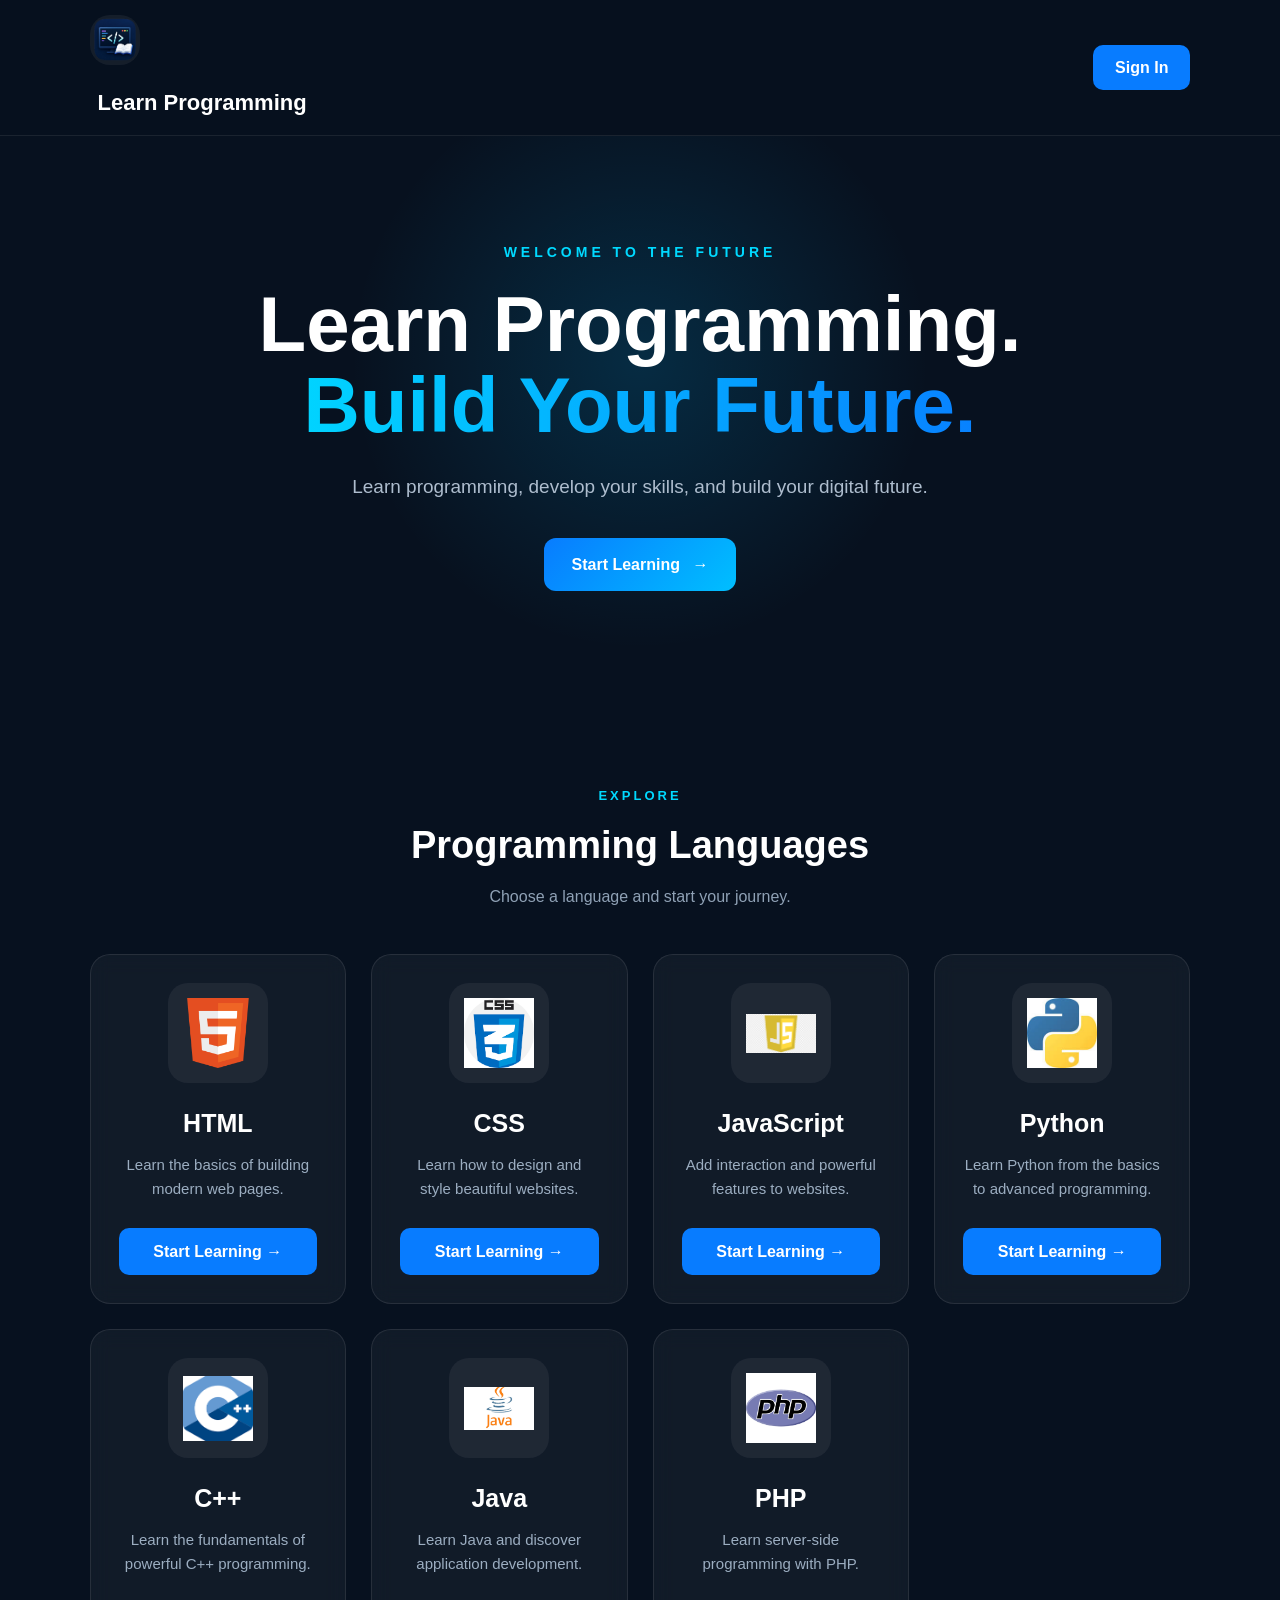
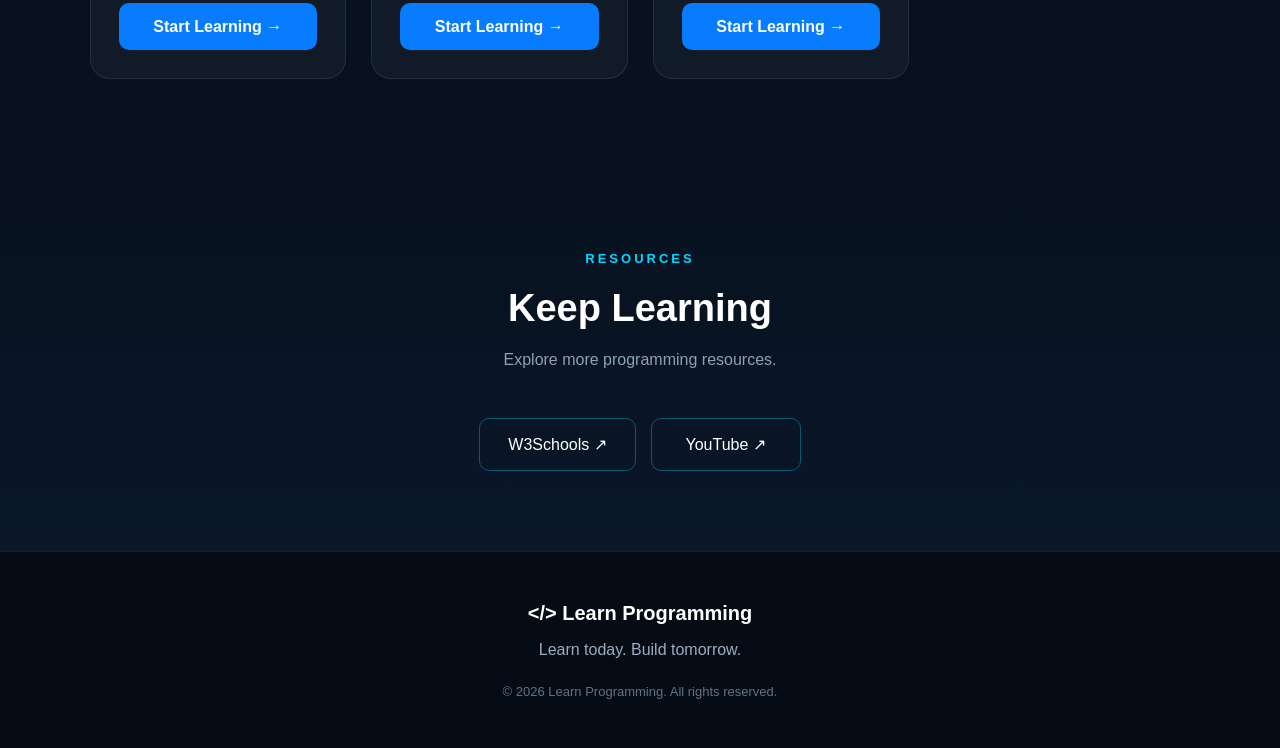
<file: index.html>
<!DOCTYPE html>
<html lang="en">

<head>
  <meta charset="UTF-8">
  <meta name="viewport" content="width=device-width, initial-scale=1.0">

   <meta name="description"
          content="Learn Programming with HTML, CSS, JavaScript, Python, C++, Java and PHP.">

    <meta name="keywords"
          content="Learn Programming, HTML, CSS, JavaScript, Python, C++, Java, PHP">
  <meta name="google-site-verification" content="xDJ9roG4lmxFUFlJrP5RBtyGGtlKzuwJ2uCrWPxGtag" />
  <link rel="stylesheet" href="style.css">
  <link rel="icon" type="image/png" href="icon.png">
  

  <title>Learn Programming</title>
</head>

<body>

  <!-- Navigation -->
  <header class="navbar">
    <div class="logo">
      <span><img src="icon.png" alt="logo" class="icon"></span>
      Learn Programming
    </div>

    <a href="sign-in.html" class="signin-btn">
      Sign In
    </a>
  </header>


  <!-- Hero Section -->
  <section class="hero">

    <div class="hero-content">
      <p class="small-title">WELCOME TO THE FUTURE</p>

      <h1>
        Learn Programming.
        <span>Build Your Future.</span>
      </h1>

      <p class="hero-description">
        Learn programming, develop your skills,
        and build your digital future.
      </p>

      <a href="#languages" class="start-btn">
        Start Learning
        <span>→</span>
      </a>
    </div>

  </section>


  <!-- Programming Languages -->
  <main id="languages">

    <div class="section-title">
      <p>EXPLORE</p>
      <h2>Programming Languages</h2>
      <span>Choose a language and start your journey.</span>
    </div>


    <section class="languages">

      <!-- HTML -->
      <article class="card">
        <div class="image-box">
          <img src="HTML5_Badge.svg.png" alt="HTML">
        </div>

        <h3>HTML</h3>

        <p>
          Learn the basics of building modern web pages.
        </p>

        <a href="html.html" class="learn-btn">
          Start Learning →
        </a>
      </article>


      <!-- CSS -->
      <article class="card">
        <div class="image-box">
          <img src="CSS.png" alt="CSS">
        </div>

        <h3>CSS</h3>

        <p>
          Learn how to design and style beautiful websites.
        </p>

        <a href="css.html" class="learn-btn">
          Start Learning →
        </a>
      </article>


      <!-- JavaScript -->
      <article class="card">
        <div class="image-box">
          <img src="js.png" alt="JavaScript">
        </div>

        <h3>JavaScript</h3>

        <p>
          Add interaction and powerful features to websites.
        </p>

        <a href="js.html" class="learn-btn">
          Start Learning →
        </a>
      </article>


      <!-- Python -->
      <article class="card">
        <div class="image-box">
          <img src="pyhton.jpg" alt="Python">
        </div>

        <h3>Python</h3>

        <p>
          Learn Python from the basics to advanced programming.
        </p>

        <a href="Python.html" class="learn-btn">
          Start Learning →
        </a>
      </article>


      <!-- C++ -->
      <article class="card">
        <div class="image-box">
          <img src="C++.png" alt="C++">
        </div>

        <h3>C++</h3>

        <p>
          Learn the fundamentals of powerful C++ programming.
        </p>

        <a href="c++.html" class="learn-btn">
          Start Learning →
        </a>
      </article>


      <!-- Java -->
      <article class="card">
        <div class="image-box">
          <img src="Java.png" alt="Java">
        </div>

        <h3>Java</h3>

        <p>
          Learn Java and discover application development.
        </p>

        <a href="java.html" class="learn-btn">
          Start Learning →
        </a>
      </article>


      <!-- PHP -->
      <article class="card">
        <div class="image-box">
          <img src="php.png" alt="PHP">
        </div>

        <h3>PHP</h3>

        <p>
          Learn server-side programming with PHP.
        </p>

        <a href="php.html" class="learn-btn">
          Start Learning →
        </a>
      </article>

    </section>

  </main>


  <!-- Learning Resources -->
  <section class="resources">

    <div class="section-title">
      <p>RESOURCES</p>
      <h2>Keep Learning</h2>
      <span>Explore more programming resources.</span>
    </div>

    <div class="resource-buttons">

      <a href="https://www.w3schools.com/" target="_blank" rel="noopener noreferrer" class="resource-btn">
        W3Schools ↗
      </a>

      <a href="https://www.youtube.com/" target="_blank" rel="noopener noreferrer" class="resource-btn">
        YouTube ↗
      </a>

    </div>

  </section>


  <!-- Footer -->
  <footer>

    <div class="footer-logo">
      &lt;/&gt; Learn Programming
    </div>

    <p>
      Learn today. Build tomorrow.
    </p>

    <span>
      © 2026 Learn Programming. All rights reserved.
    </span>

  </footer>


  <script src="script.js"></script>

</body>

</html>
</file>
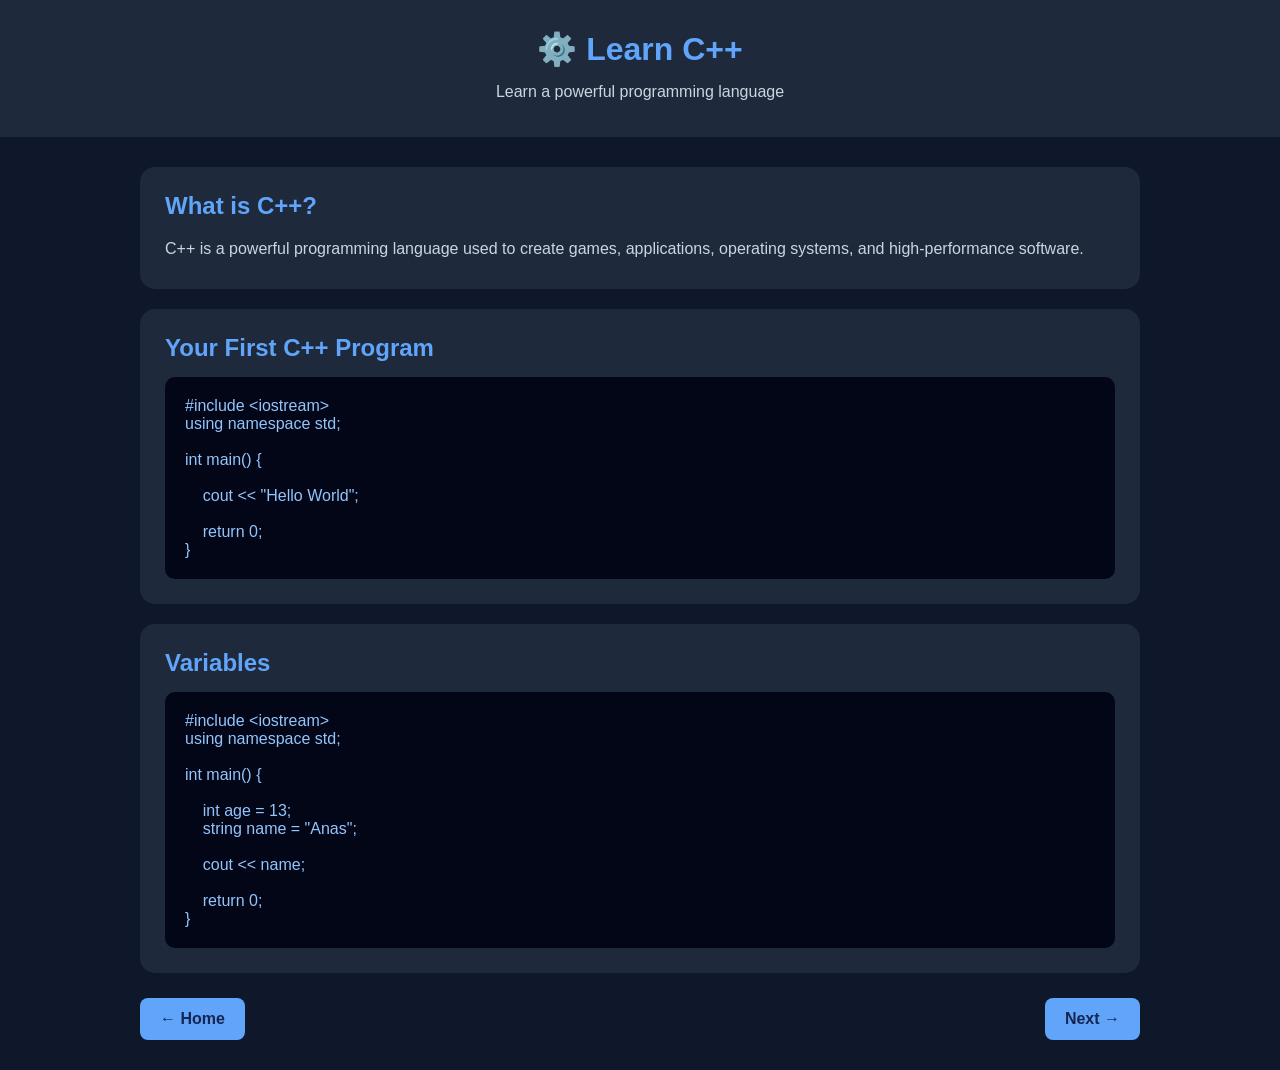
<file: c++.html>
<!DOCTYPE html>
<html lang="en">
<head>
<meta charset="UTF-8">
<meta name="viewport" content="width=device-width, initial-scale=1.0">
<title>Learn C++</title>

<style>
*{box-sizing:border-box;margin:0;padding:0;font-family:Arial,sans-serif}
body{background:#0f172a;color:white}
header{background:#1e293b;padding:30px;text-align:center}
header h1{color:#60a5fa;margin-bottom:10px}
header p{color:#cbd5e1}
.container{width:90%;max-width:1000px;margin:30px auto}
.card{background:#1e293b;padding:25px;border-radius:15px;margin-bottom:20px}
h2{color:#60a5fa;margin-bottom:15px}
p{color:#cbd5e1;line-height:1.8}
pre{background:#020617;padding:20px;border-radius:10px;direction:ltr;text-align:left;color:#93c5fd;overflow:auto;margin-top:15px}
.buttons{display:flex;justify-content:space-between;margin-top:25px}
a{background:#60a5fa;color:#172554;padding:12px 20px;border-radius:8px;text-decoration:none;font-weight:bold}
</style>
</head>

<body>

<header>
<h1>⚙️ Learn C++</h1>
<p>Learn a powerful programming language</p>
</header>

<div class="container">

<div class="card">
<h2>What is C++?</h2>
<p>
C++ is a powerful programming language used to create
games, applications, operating systems, and high-performance software.
</p>
</div>

<div class="card">
<h2>Your First C++ Program</h2>

<pre>
#include &lt;iostream&gt;
using namespace std;

int main() {

    cout &lt;&lt; "Hello World";

    return 0;
}
</pre>
</div>

<div class="card">
<h2>Variables</h2>

<pre>
#include &lt;iostream&gt;
using namespace std;

int main() {

    int age = 13;
    string name = "Anas";

    cout &lt;&lt; name;

    return 0;
}
</pre>
</div>

<div class="buttons">
<a href="index.html">← Home</a>
<a href="#">Next →</a>
</div>

</div>

</body>
</html>
</file>
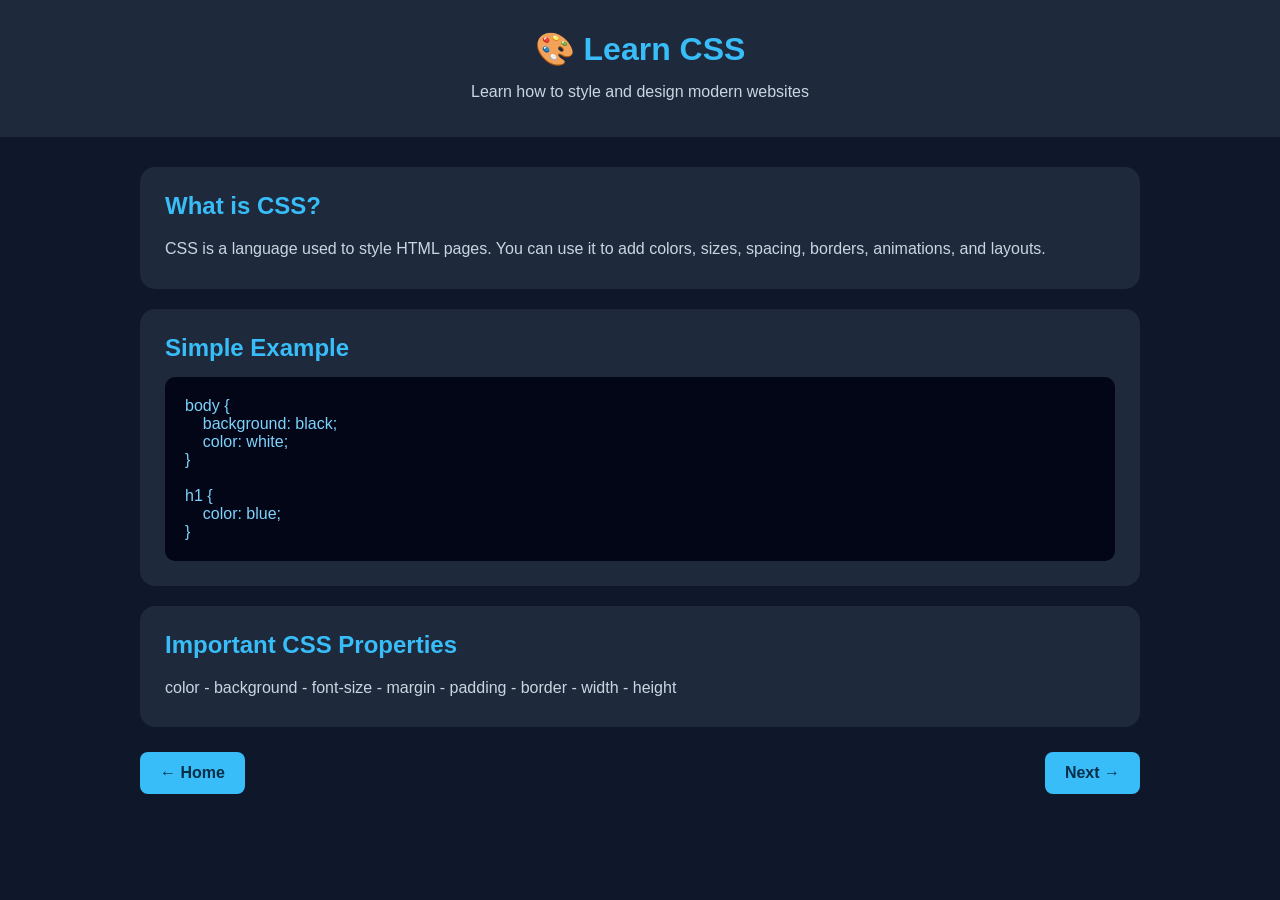
<file: css.html>
<!DOCTYPE html>
<html lang="en">
<head>
<meta charset="UTF-8">
<meta name="viewport" content="width=device-width, initial-scale=1.0">
<title>Learn CSS</title>

<style>
*{
    box-sizing:border-box;
    margin:0;
    padding:0;
    font-family:Arial,sans-serif;
}

body{
    background:#0f172a;
    color:white;
}

header{
    background:#1e293b;
    padding:30px;
    text-align:center;
}

header h1{
    color:#38bdf8;
    margin-bottom:10px;
}

header p{
    color:#cbd5e1;
}

.container{
    width:90%;
    max-width:1000px;
    margin:30px auto;
}

.card{
    background:#1e293b;
    padding:25px;
    border-radius:15px;
    margin-bottom:20px;
}

h2{
    color:#38bdf8;
    margin-bottom:15px;
}

p{
    color:#cbd5e1;
    line-height:1.8;
}

pre{
    background:#020617;
    padding:20px;
    border-radius:10px;
    direction:ltr;
    text-align:left;
    overflow:auto;
    color:#7dd3fc;
    margin-top:15px;
}

.buttons{
    display:flex;
    justify-content:space-between;
    margin-top:25px;
}

a{
    background:#38bdf8;
    color:#082f49;
    padding:12px 20px;
    border-radius:8px;
    text-decoration:none;
    font-weight:bold;
}
</style>
</head>

<body>

<header>
    <h1>🎨 Learn CSS</h1>
    <p>Learn how to style and design modern websites</p>
</header>

<div class="container">

    <div class="card">
        <h2>What is CSS?</h2>
        <p>
            CSS is a language used to style HTML pages.
            You can use it to add colors, sizes, spacing,
            borders, animations, and layouts.
        </p>
    </div>

    <div class="card">
        <h2>Simple Example</h2>

<pre>
body {
    background: black;
    color: white;
}

h1 {
    color: blue;
}
</pre>
    </div>

    <div class="card">
        <h2>Important CSS Properties</h2>

        <p>
            color - background - font-size - margin -
            padding - border - width - height
        </p>
    </div>

    <div class="buttons">
        <a href="index.html">← Home</a>
        <a href="#">Next →</a>
    </div>

</div>

</body>
</html>
</file>
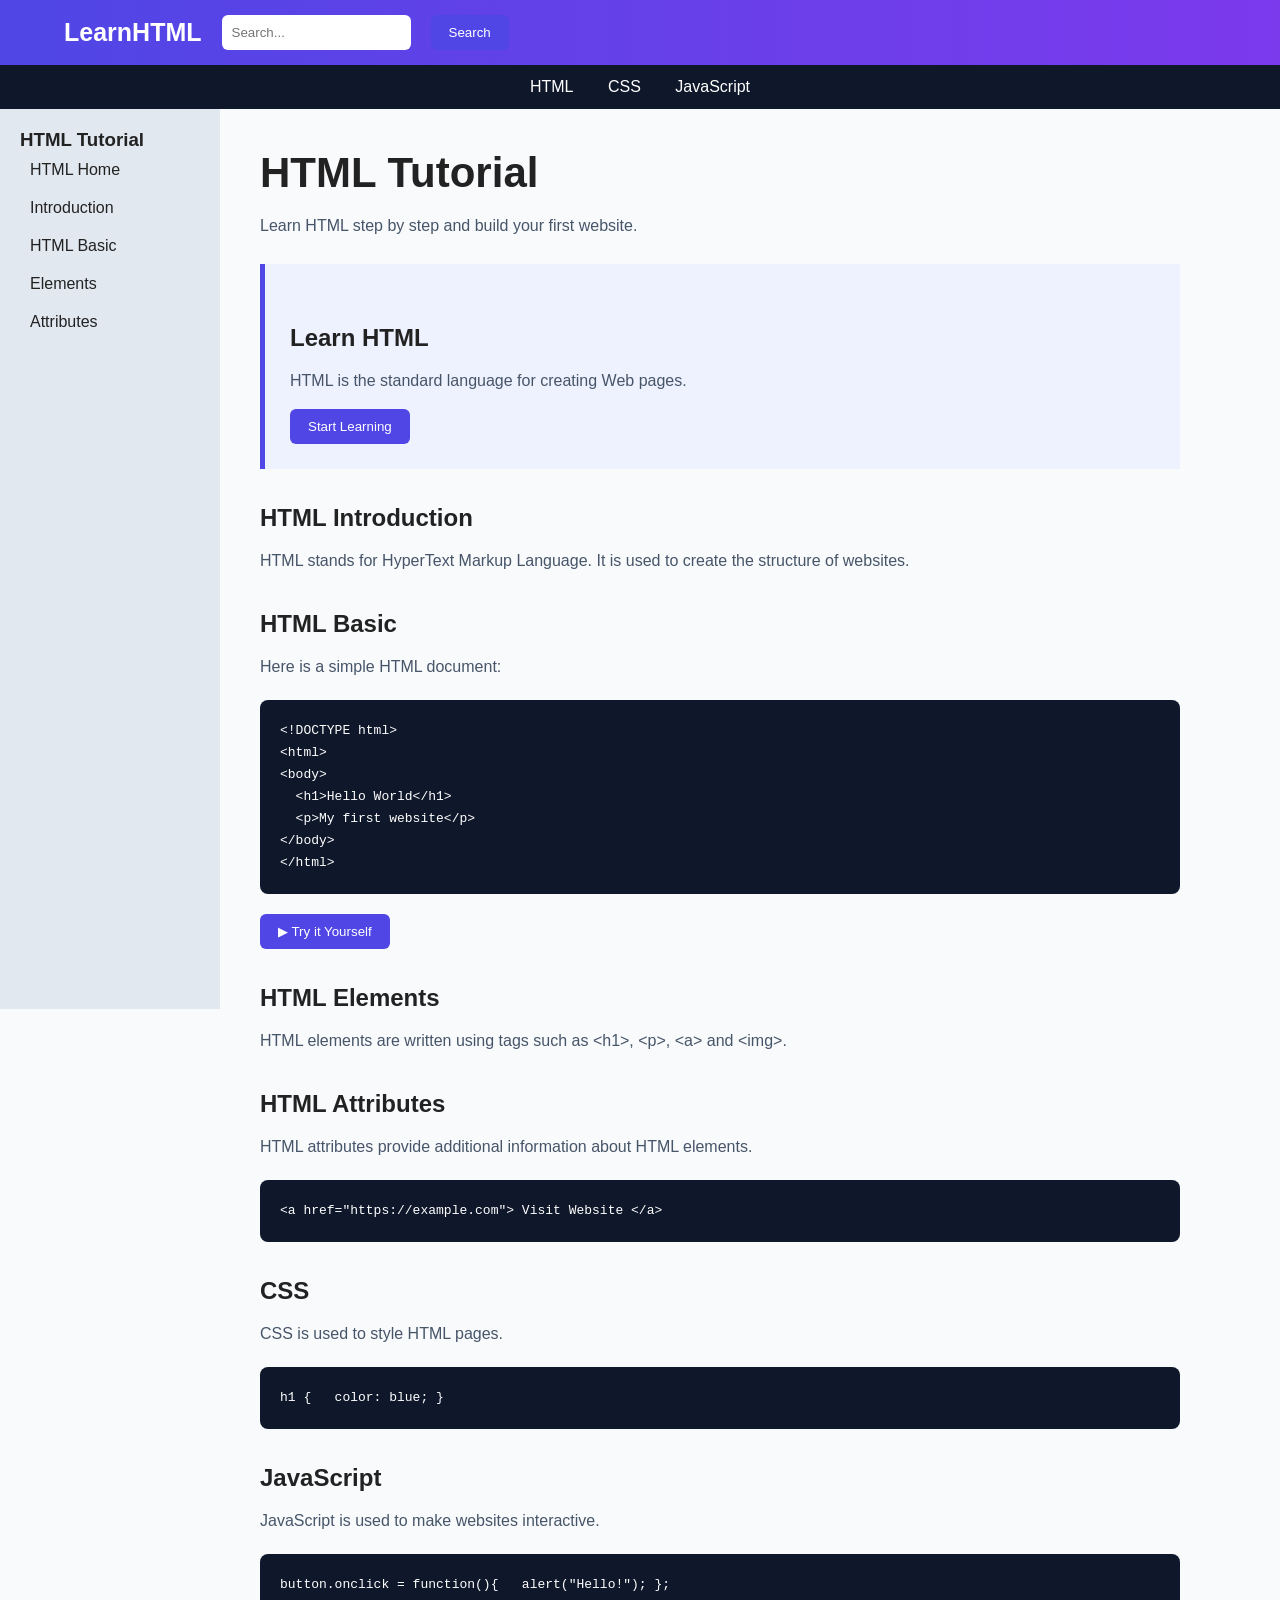
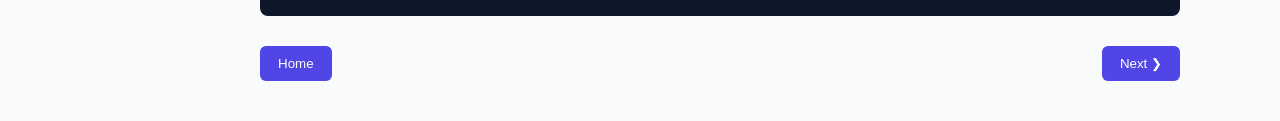
<file: html.html>
<!DOCTYPE html>
<html lang="en">
<head>
<meta charset="UTF-8">
<meta name="viewport" content="width=device-width,initial-scale=1">
<title>LearnHTML</title>

<style>
*{box-sizing:border-box;margin:0}
html{scroll-behavior:smooth}
body{font-family:Arial;background:#f8fafc;color:#222}

header{
background:linear-gradient(90deg,#4f46e5,#7c3aed);
color:white;padding:15px 5%;
display:flex;align-items:center;gap:20px
}

.logo{font-size:25px;font-weight:bold}

input{
padding:10px;
border:0;
border-radius:6px;
outline:0
}

button{
padding:10px 18px;
border:0;
border-radius:6px;
background:#4f46e5;
color:white;
cursor:pointer
}

button:hover{background:#4338ca}

nav{
background:#0f172a;
padding:13px;
text-align:center
}

nav a{
color:white;
text-decoration:none;
margin:15px
}

nav a:hover{color:#a78bfa}

aside{
position:fixed;
width:220px;
height:100%;
background:#e2e8f0;
padding:20px
}

aside a{
display:block;
padding:10px;
color:#222;
text-decoration:none;
border-radius:5px
}

aside a:hover{
background:#c7d2fe;
color:#4f46e5
}

main{
margin-left:220px;
padding:40px;
max-width:1000px
}

h1{
font-size:42px;
margin-bottom:15px
}

h2{
margin-top:35px;
margin-bottom:10px
}

p{
margin:15px 0;
line-height:1.7;
color:#475569
}

.box{
background:#eef2ff;
padding:25px;
margin:25px 0;
border-left:5px solid #4f46e5
}

code{
display:block;
background:#0f172a;
color:white;
padding:20px;
margin:20px 0;
line-height:1.7;
border-radius:8px
}

.buttons{
display:flex;
justify-content:space-between;
margin-top:30px
}

@media(max-width:700px){
aside{display:none}
main{margin:0;padding:25px}
header{flex-wrap:wrap}
}
</style>
</head>

<body>

<header>

<div class="logo">LearnHTML</div>

<input id="search" placeholder="Search...">

<button onclick="search()">Search</button>

</header>


<nav>

<a href="#home">HTML</a>
<a href="#css">CSS</a>
<a href="#javascript">JavaScript</a>

</nav>


<aside>

<h3>HTML Tutorial</h3>

<a href="#home">HTML Home</a>

<a href="#intro">Introduction</a>

<a href="#basic">HTML Basic</a>

<a href="#elements">Elements</a>

<a href="#attributes">Attributes</a>

</aside>


<main id="home">

<h1>HTML Tutorial</h1>

<p>
Learn HTML step by step and build your first website.
</p>


<div class="box">

<h2>Learn HTML</h2>

<p>
HTML is the standard language for creating Web pages.
</p>

<a href="#basic">
<button>Start Learning</button>
</a>

</div>


<h2 id="intro">HTML Introduction</h2>

<p>
HTML stands for HyperText Markup Language.
It is used to create the structure of websites.
</p>


<h2 id="basic">HTML Basic</h2>

<p>
Here is a simple HTML document:
</p>

<code>
&lt;!DOCTYPE html&gt;<br>
&lt;html&gt;<br>
&lt;body&gt;<br>
&nbsp;&nbsp;&lt;h1&gt;Hello World&lt;/h1&gt;<br>
&nbsp;&nbsp;&lt;p&gt;My first website&lt;/p&gt;<br>
&lt;/body&gt;<br>
&lt;/html&gt;
</code>


<button onclick="run()">▶ Try it Yourself</button>


<h2 id="elements">HTML Elements</h2>

<p>
HTML elements are written using tags such as
&lt;h1&gt;, &lt;p&gt;, &lt;a&gt; and &lt;img&gt;.
</p>


<h2 id="attributes">HTML Attributes</h2>

<p>
HTML attributes provide additional information
about HTML elements.
</p>

<code>
&lt;a href="https://example.com"&gt;
Visit Website
&lt;/a&gt;
</code>


<h2 id="css">CSS</h2>

<p>
CSS is used to style HTML pages.
</p>

<code>
h1 {
&nbsp;&nbsp;color: blue;
}
</code>


<h2 id="javascript">JavaScript</h2>

<p>
JavaScript is used to make websites interactive.
</p>

<code>
button.onclick = function(){
&nbsp;&nbsp;alert("Hello!");
};
</code>


<div class="buttons">

<a href="index.html">
<button>Home</button>
</a>

<a href="#elements">
<button>Next ❯</button>
</a>

</div>


</main>


<script>

function run(){

let page=window.open();

page.document.write(`
<h1>Hello World!</h1>
<p>My first website.</p>
`);

page.document.close();

}


function search(){

let text=document
.getElementById("search")
.value
.toLowerCase();

if(text=="html")
location.hash="home";

else if(text=="introduction")
location.hash="intro";

else if(text=="basic")
location.hash="basic";

else if(text=="elements")
location.hash="elements";

else if(text=="attributes")
location.hash="attributes";

else if(text=="css")
location.hash="css";

else if(text=="javascript")
location.hash="javascript";

else
alert("Topic not found.");

}

</script>

</body>
</html>
</file>
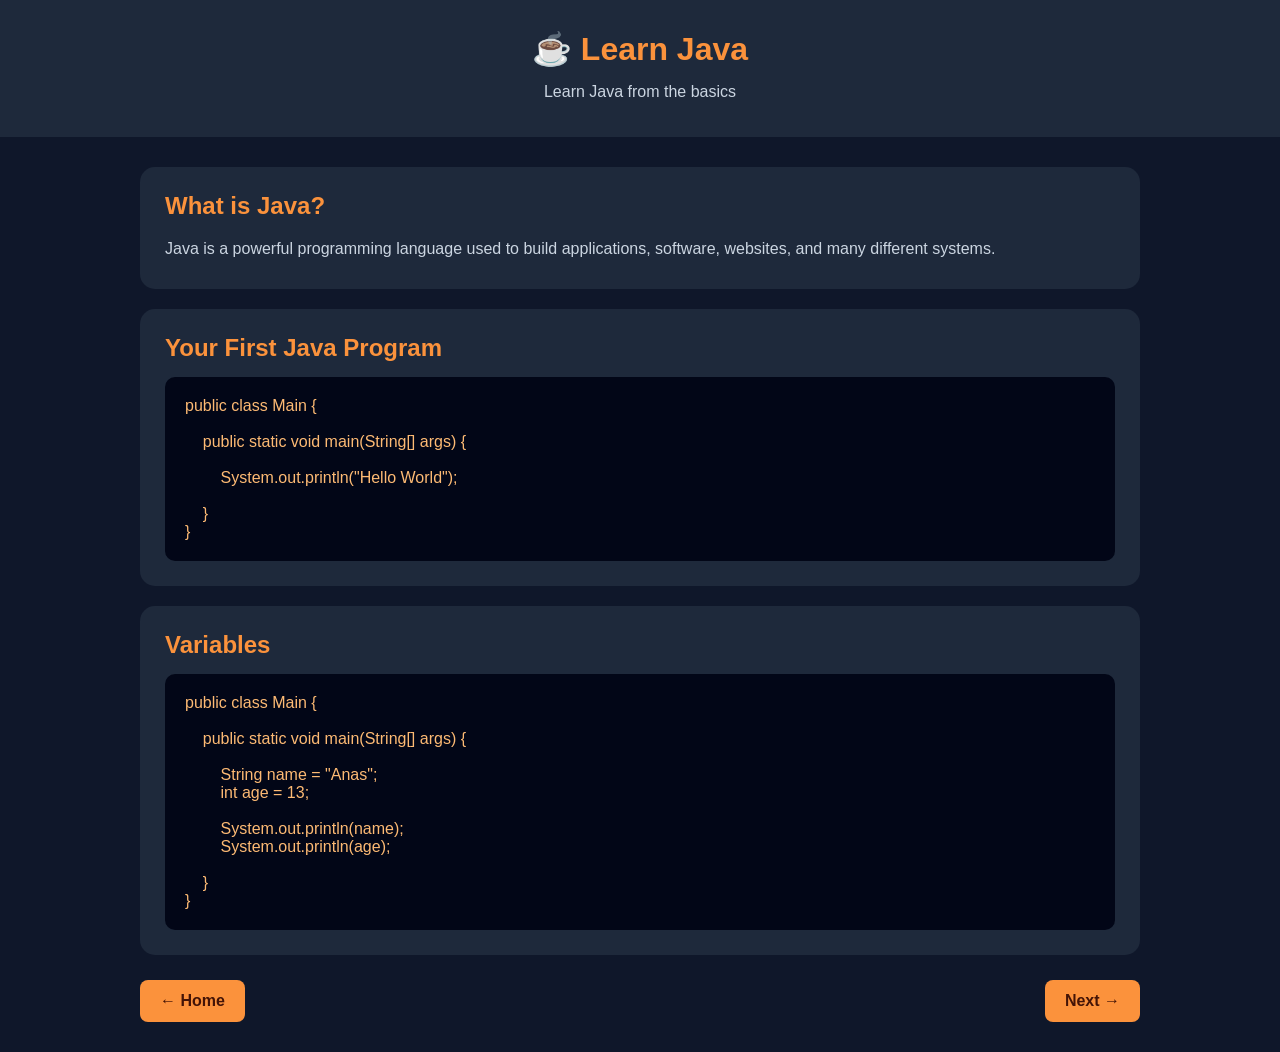
<file: java.html>
<!DOCTYPE html>
<html lang="en">
<head>
<meta charset="UTF-8">
<meta name="viewport" content="width=device-width, initial-scale=1.0">
<title>Learn Java</title>

<style>
*{box-sizing:border-box;margin:0;padding:0;font-family:Arial,sans-serif}
body{background:#0f172a;color:white}
header{background:#1e293b;padding:30px;text-align:center}
header h1{color:#fb923c;margin-bottom:10px}
header p{color:#cbd5e1}
.container{width:90%;max-width:1000px;margin:30px auto}
.card{background:#1e293b;padding:25px;border-radius:15px;margin-bottom:20px}
h2{color:#fb923c;margin-bottom:15px}
p{color:#cbd5e1;line-height:1.8}
pre{background:#020617;padding:20px;border-radius:10px;direction:ltr;text-align:left;color:#fdba74;overflow:auto;margin-top:15px}
.buttons{display:flex;justify-content:space-between;margin-top:25px}
a{background:#fb923c;color:#431407;padding:12px 20px;border-radius:8px;text-decoration:none;font-weight:bold}
</style>
</head>

<body>

<header>
<h1>☕ Learn Java</h1>
<p>Learn Java from the basics</p>
</header>

<div class="container">

<div class="card">
<h2>What is Java?</h2>
<p>
Java is a powerful programming language used to build
applications, software, websites, and many different systems.
</p>
</div>

<div class="card">
<h2>Your First Java Program</h2>

<pre>
public class Main {

    public static void main(String[] args) {

        System.out.println("Hello World");

    }
}
</pre>
</div>

<div class="card">
<h2>Variables</h2>

<pre>
public class Main {

    public static void main(String[] args) {

        String name = "Anas";
        int age = 13;

        System.out.println(name);
        System.out.println(age);

    }
}
</pre>
</div>

<div class="buttons">
<a href="index.html">← Home </a>
<a href="#">Next →</a>
</div>

</div>

</body>
</html>
</file>
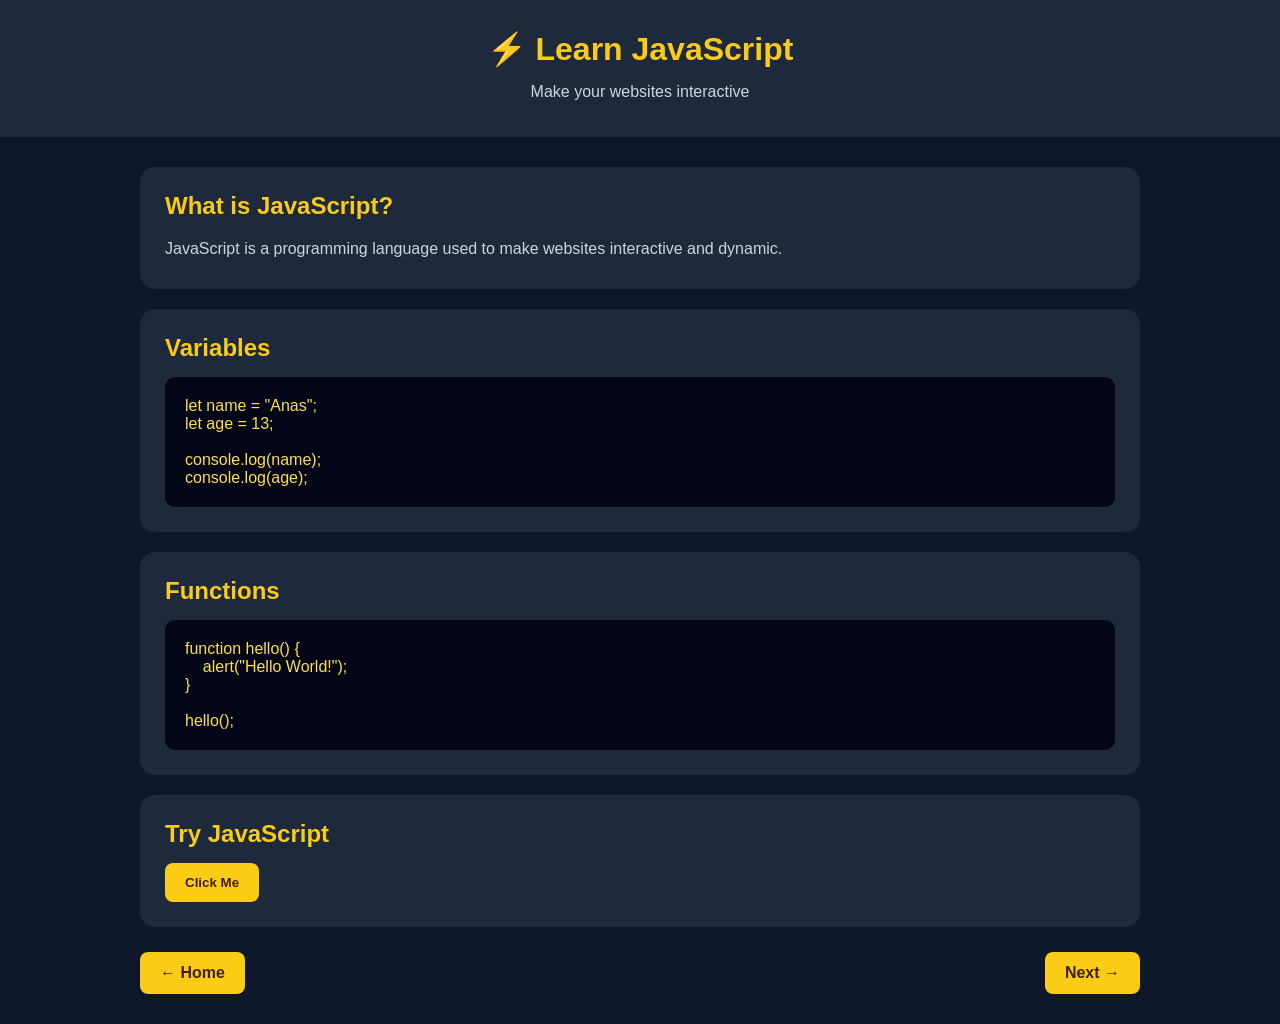
<file: js.html>
<!DOCTYPE html>
<html lang="en">
<head>
<meta charset="UTF-8">
<meta name="viewport" content="width=device-width, initial-scale=1.0">
<title>Learn JavaScript</title>

<style>
*{box-sizing:border-box;margin:0;padding:0;font-family:Arial,sans-serif}
body{background:#0f172a;color:white}
header{background:#1e293b;padding:30px;text-align:center}
header h1{color:#facc15;margin-bottom:10px}
header p{color:#cbd5e1}
.container{width:90%;max-width:1000px;margin:30px auto}
.card{background:#1e293b;padding:25px;border-radius:15px;margin-bottom:20px}
h2{color:#facc15;margin-bottom:15px}
p{color:#cbd5e1;line-height:1.8}
pre{background:#020617;padding:20px;border-radius:10px;direction:ltr;text-align:left;overflow:auto;color:#fde047;margin-top:15px}
button,a{background:#facc15;color:#422006;padding:12px 20px;border:0;border-radius:8px;text-decoration:none;font-weight:bold;cursor:pointer}
.buttons{display:flex;justify-content:space-between;margin-top:25px}
</style>
</head>

<body>

<header>
<h1>⚡ Learn JavaScript</h1>
<p>Make your websites interactive</p>
</header>

<div class="container">

<div class="card">
<h2>What is JavaScript?</h2>
<p>
JavaScript is a programming language used to make websites
interactive and dynamic.
</p>
</div>

<div class="card">
<h2>Variables</h2>

<pre>
let name = "Anas";
let age = 13;

console.log(name);
console.log(age);
</pre>
</div>

<div class="card">
<h2>Functions</h2>

<pre>
function hello() {
    alert("Hello World!");
}

hello();
</pre>
</div>

<div class="card">
<h2>Try JavaScript</h2>

<button onclick="hello()">Click Me</button>
</div>

<div class="buttons">
<a href="index.html">← Home</a>
<a href="#">Next →</a>
</div>

</div>

<script>
function hello(){
    alert("Hello! Welcome to JavaScript 🚀");
}
</script>

</body>
</html>
</file>
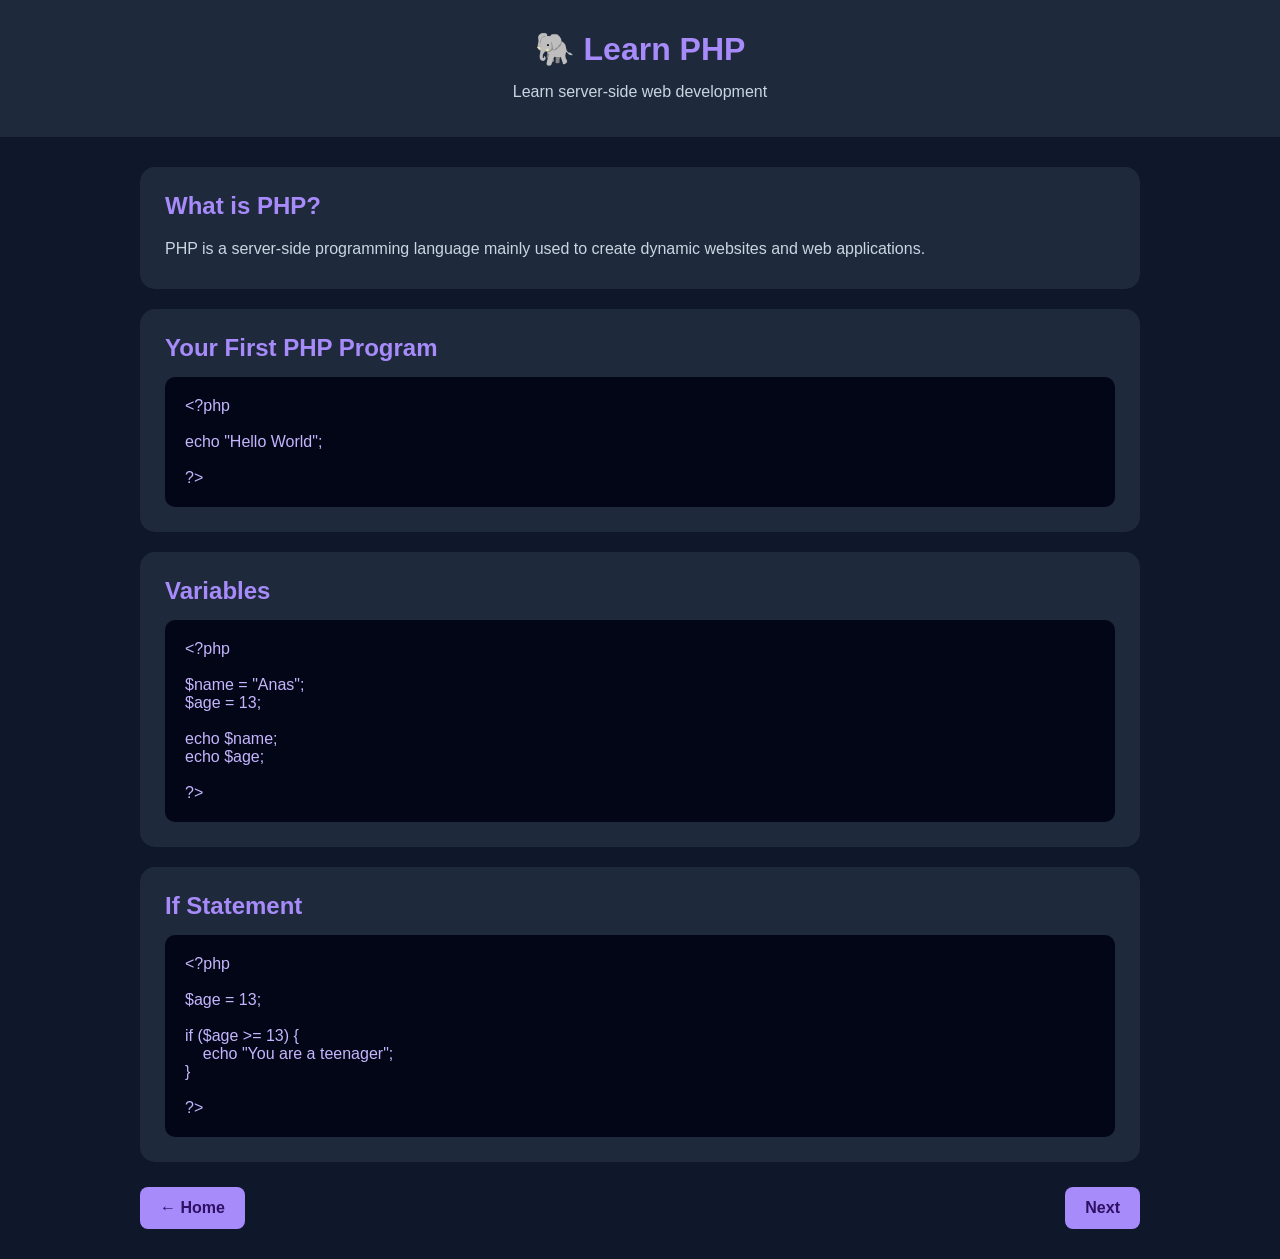
<file: php.html>
<!DOCTYPE html>
<html lang="en">
<head>
<meta charset="UTF-8">
<meta name="viewport" content="width=device-width, initial-scale=1.0">
<title>Learn PHP</title>

<style>
*{box-sizing:border-box;margin:0;padding:0;font-family:Arial,sans-serif}
body{background:#0f172a;color:white}
header{background:#1e293b;padding:30px;text-align:center}
header h1{color:#a78bfa;margin-bottom:10px}
header p{color:#cbd5e1}
.container{width:90%;max-width:1000px;margin:30px auto}
.card{background:#1e293b;padding:25px;border-radius:15px;margin-bottom:20px}
h2{color:#a78bfa;margin-bottom:15px}
p{color:#cbd5e1;line-height:1.8}
pre{background:#020617;padding:20px;border-radius:10px;direction:ltr;text-align:left;color:#c4b5fd;overflow:auto;margin-top:15px}
.buttons{display:flex;justify-content:space-between;margin-top:25px}
a{background:#a78bfa;color:#2e1065;padding:12px 20px;border-radius:8px;text-decoration:none;font-weight:bold}
</style>
</head>

<body>

<header>
<h1>🐘 Learn PHP</h1>
<p>Learn server-side web development</p>
</header>

<div class="container">

<div class="card">
<h2>What is PHP?</h2>
<p>
PHP is a server-side programming language mainly used
to create dynamic websites and web applications.
</p>
</div>

<div class="card">
<h2>Your First PHP Program</h2>

<pre>
&lt;?php

echo "Hello World";

?&gt;
</pre>
</div>

<div class="card">
<h2>Variables</h2>

<pre>
&lt;?php

$name = "Anas";
$age = 13;

echo $name;
echo $age;

?&gt;
</pre>
</div>

<div class="card">
<h2>If Statement</h2>

<pre>
&lt;?php

$age = 13;

if ($age >= 13) {
    echo "You are a teenager";
}

?&gt;
</pre>
</div>

<div class="buttons">
<a href="index.html">← Home</a>
<a href="#">Next</a>
</div>

</div>

</body>
</html>
</file>
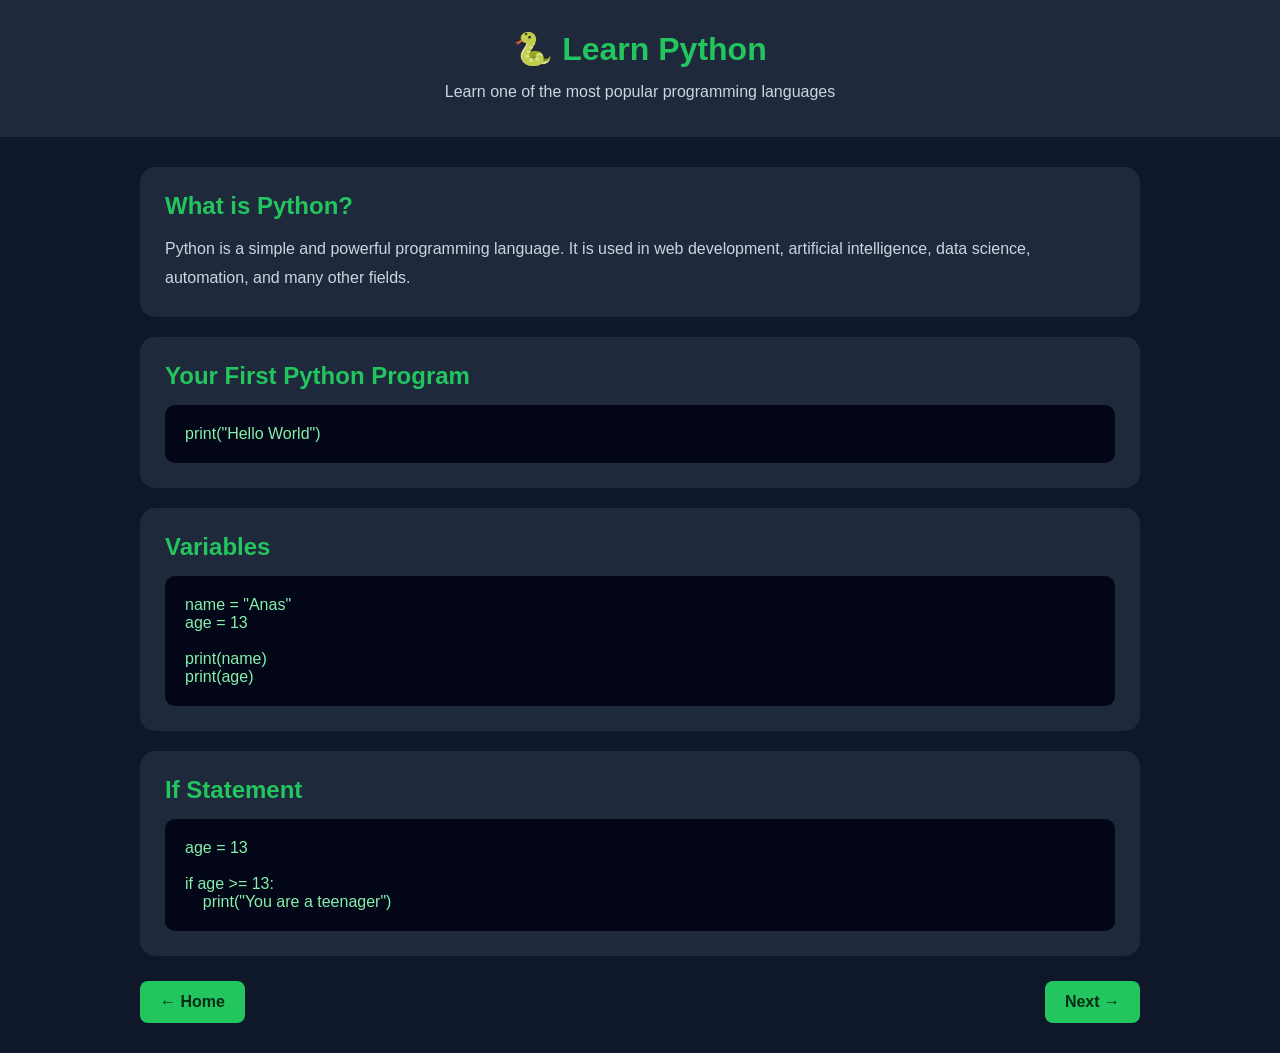
<file: Python.html>
<!DOCTYPE html>
<html lang="en">
<head>
<meta charset="UTF-8">
<meta name="viewport" content="width=device-width, initial-scale=1.0">
<title>Learn Python</title>

<style>
*{box-sizing:border-box;margin:0;padding:0;font-family:Arial,sans-serif}
body{background:#0f172a;color:white}
header{background:#1e293b;padding:30px;text-align:center}
header h1{color:#22c55e;margin-bottom:10px}
header p{color:#cbd5e1}
.container{width:90%;max-width:1000px;margin:30px auto}
.card{background:#1e293b;padding:25px;border-radius:15px;margin-bottom:20px}
h2{color:#22c55e;margin-bottom:15px}
p{color:#cbd5e1;line-height:1.8}
pre{background:#020617;padding:20px;border-radius:10px;direction:ltr;text-align:left;color:#86efac;overflow:auto;margin-top:15px}
.buttons{display:flex;justify-content:space-between;margin-top:25px}
a{background:#22c55e;color:#052e16;padding:12px 20px;border-radius:8px;text-decoration:none;font-weight:bold}
</style>
</head>

<body>

<header>
<h1>🐍 Learn Python</h1>
<p>Learn one of the most popular programming languages</p>
</header>

<div class="container">

<div class="card">
<h2>What is Python?</h2>
<p>
Python is a simple and powerful programming language.
It is used in web development, artificial intelligence,
data science, automation, and many other fields.
</p>
</div>

<div class="card">
<h2>Your First Python Program</h2>

<pre>
print("Hello World")
</pre>
</div>

<div class="card">
<h2>Variables</h2>

<pre>
name = "Anas"
age = 13

print(name)
print(age)
</pre>
</div>

<div class="card">
<h2>If Statement</h2>

<pre>
age = 13

if age >= 13:
    print("You are a teenager")
</pre>
</div>

<div class="buttons">
<a href="index.html">← Home</a>
<a href="#">Next →</a>
</div>

</div>

</body>
</html>
</file>
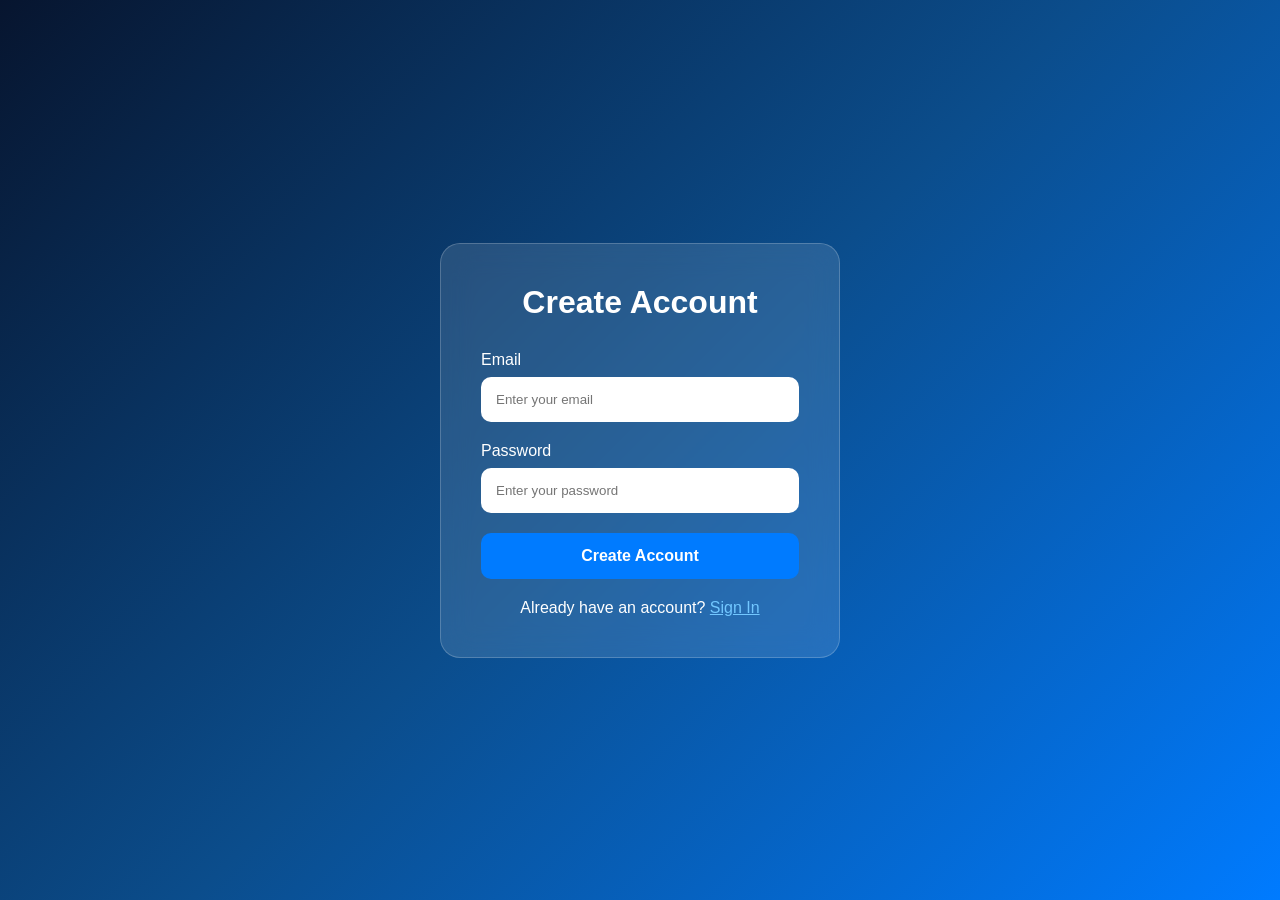
<file: sign-in.html>
<!DOCTYPE html>
<html lang="en">
<head>
    <meta charset="UTF-8">
    <meta name="viewport" content="width=device-width, initial-scale=1.0">
    <title>Create Account</title>

    <style>
        * {
            margin: 0;
            padding: 0;
            box-sizing: border-box;
            font-family: Arial, sans-serif;
        }

        body {
            min-height: 100vh;
            display: flex;
            justify-content: center;
            align-items: center;
            background: linear-gradient(135deg, #07152f, #0b4d8c, #007bff);
        }

        .container {
            width: 400px;
            padding: 40px;
            background: rgba(255,255,255,0.12);
            border: 1px solid rgba(255,255,255,0.2);
            border-radius: 20px;
            backdrop-filter: blur(15px);
        }

        h1 {
            text-align: center;
            color: white;
            margin-bottom: 30px;
        }

        .input-box {
            margin-bottom: 20px;
        }

        label {
            display: block;
            color: white;
            margin-bottom: 8px;
        }

        input {
            width: 100%;
            padding: 14px;
            border: 1px solid rgba(255,255,255,0.3);
            border-radius: 10px;
            outline: none;
        }

        button {
            width: 100%;
            padding: 14px;
            border: none;
            border-radius: 10px;
            background: #007bff;
            color: white;
            font-size: 16px;
            font-weight: bold;
            cursor: pointer;
        }

        button:hover {
            background: #0066d6;
        }

        #message {
            text-align: center;
            margin-bottom: 15px;
            color: white;
        }

        .login {
            text-align: center;
            margin-top: 20px;
            color: white;
        }

        .login a {
            color: #72c7ff;
        }
    </style>
</head>

<body>

    <div class="container">

        <h1>Create Account</h1>

        <form id="signupForm">

            <div class="input-box">
                <label>Email</label>
                <input
                    type="email"
                    id="email"
                    placeholder="Enter your email"
                    required
                >
            </div>

            <div class="input-box">
                <label>Password</label>
                <input
                    type="password"
                    id="password"
                    placeholder="Enter your password"
                    minlength="6"
                    required
                >
            </div>

            <p id="message"></p>
          
          <a href="index.html">
            <button>
                Create Account
            </button>
          </a>

        </form>

        <p class="login">
            Already have an account?
            <a href="sign-in.html">Sign In</a>
        </p>

    </div>

    <script>
        const signupForm = document.getElementById("signupForm");

        signupForm.addEventListener("submit", function(event) {

            event.preventDefault();

            const email = document.getElementById("email").value
                .trim()
                .toLowerCase();

            const password = document.getElementById("password").value;

            const message = document.getElementById("message");

            // حفظ الحساب
            localStorage.setItem("userEmail", email);
            localStorage.setItem("userPassword", password);

            message.textContent = "✅ تم إنشاء الحساب بنجاح";

            // الانتقال إلى تسجيل الدخول
            setTimeout(function() {
                window.location.href = "index.html";
            }, 1000);

        });
    </script>

</body>
</html>
</file>
<file: style.css>
* {
    margin: 0;
    padding: 0;
    box-sizing: border-box;
}

html {
    scroll-behavior: smooth;
}

body {
    font-family: Arial, Helvetica, sans-serif;
    background: #07111f;
    color: #ffffff;
    line-height: 1.6;
}


/* =========================
   NAVBAR
========================= */

.navbar {
    width: 100%;
    min-height: 75px;
    padding: 15px 7%;
    display: flex;
    justify-content: space-between;
    align-items: center;

    background: rgba(7, 17, 31, 0.9);
    border-bottom: 1px solid rgba(255, 255, 255, 0.08);

    position: sticky;
    top: 0;
    z-index: 1000;

    backdrop-filter: blur(15px);
}

.logo {
    font-size: 22px;
    font-weight: bold;
}

.logo span {
    color: #00d9ff;
    margin-right: 8px;
}

.signin-btn {
    text-decoration: none;
    color: white;
    background: #087cff;

    padding: 10px 22px;
    border-radius: 10px;

    font-weight: bold;

    transition: 0.3s;
}

.signin-btn:hover {
    background: #00c6ff;
    transform: translateY(-2px);
    box-shadow: 0 8px 25px rgba(0, 198, 255, 0.25);
}


/* =========================
   HERO
========================= */

.hero {
    min-height: 560px;

    display: flex;
    align-items: center;
    justify-content: center;

    text-align: center;

    padding: 80px 20px;

    background:
        radial-gradient(
            circle at 50% 40%,
            rgba(0, 183, 255, 0.16),
            transparent 40%
        ),
        #07111f;
}

.hero-content {
    max-width: 850px;
}

.small-title {
    color: #00d9ff;
    font-size: 14px;
    font-weight: bold;
    letter-spacing: 4px;
    margin-bottom: 20px;
}

.hero h1 {
    font-size: clamp(42px, 7vw, 78px);
    line-height: 1.05;
    margin-bottom: 25px;
}

.hero h1 span {
    display: block;

    background: linear-gradient(
        90deg,
        #00d9ff,
        #087cff
    );

    -webkit-background-clip : text;
    color: transparent;
    
}

.hero-description {
    color: #aebdce;
    font-size: 19px;
    max-width: 650px;
    margin: auto;
}

.start-btn {
    display: inline-block;

    margin-top: 35px;

    padding: 14px 28px;

    color: white;
    text-decoration: none;

    background: linear-gradient(
        135deg,
        #087cff,
        #00bfff
    );

    border-radius: 12px;

    font-weight: bold;

    transition: 0.3s;
}

.start-btn span {
    margin-left: 8px;
}

.start-btn:hover {
    transform: translateY(-4px);
    box-shadow: 0 12px 35px rgba(0, 191, 255, 0.25);
}


/* =========================
   SECTION TITLE
========================= */

.section-title {
    text-align: center;
    margin-bottom: 45px;
}

.section-title p {
    color: #00d9ff;
    font-size: 13px;
    font-weight: bold;
    letter-spacing: 3px;
    margin-bottom: 8px;
}

.section-title h2 {
    font-size: 38px;
    margin-bottom: 8px;
}

.section-title span {
    color: #8fa1b5;
}


/* =========================
   LANGUAGES
========================= */

#languages {
    padding: 90px 7%;
}

.languages {
    max-width: 1200px;
    margin: auto;

    display: grid;

    grid-template-columns:
        repeat(auto-fit, minmax(250px, 1fr));

    gap: 25px;
}


/* =========================
   CARD
========================= */

.card {
    padding: 28px;

    min-height: 350px;

    display: flex;
    flex-direction: column;
    align-items: center;

    text-align: center;

    background: rgba(255, 255, 255, 0.045);

    border: 1px solid rgba(255, 255, 255, 0.09);

    border-radius: 20px;

    backdrop-filter: blur(10px);

    transition:
        transform 0.3s,
        border-color 0.3s,
        box-shadow 0.3s;
}

.card:hover {
    transform: translateY(-8px);

    border-color: rgba(0, 217, 255, 0.5);

    box-shadow:
        0 20px 50px rgba(0, 0, 0, 0.25);
}


/* Image */

.image-box {
    width: 100px;
    height: 100px;

    display: flex;
    align-items: center;
    justify-content: center;

    margin-bottom: 20px;

    border-radius: 20px;

    background: rgba(255, 255, 255, 0.06);
}

.image-box img {
    max-width: 70px;
    max-height: 70px;

    object-fit: contain;

    transition: 0.3s;
}

.card:hover .image-box img {
    transform: scale(1.1);
}


/* Text */

.card h3 {
    font-size: 25px;
    margin-bottom: 10px;
}

.card p {
    color: #9caec1;
    font-size: 15px;

    min-height: 50px;
}


/* Button */

.learn-btn {
    margin-top: auto;

    width: 100%;

    padding: 11px;

    border-radius: 10px;

    background: #087cff;

    color: white;

    text-decoration: none;

    font-weight: bold;

    transition: 0.3s;
}

.learn-btn:hover {
    background: #00c6ff;
    transform: translateY(-2px);
}


/* =========================
   RESOURCES
========================= */

.resources {
    padding: 80px 20px;

    background:
        linear-gradient(
            180deg,
            #07111f,
            #0a1728
        );

    text-align: center;
}

.resource-buttons {
    display: flex;
    justify-content: center;
    gap: 15px;

    flex-wrap: wrap;
}

.resource-btn {
    padding: 13px 28px;

    min-width: 150px;

    color: white;
    text-decoration: none;

    border: 1px solid rgba(0, 217, 255, 0.35);

    border-radius: 10px;

    transition: 0.3s;
}

.resource-btn:hover {
    background: #087cff;
    border-color: #087cff;

    transform: translateY(-3px);
}


/* =========================
   FOOTER
========================= */

footer {
    padding: 45px 20px;

    text-align: center;

    background: #050c16;

    border-top: 1px solid rgba(255, 255, 255, 0.07);
}

.footer-logo {
    font-size: 20px;
    font-weight: bold;

    margin-bottom: 8px;
}

footer p {
    color: #9caec1;
    margin-bottom: 15px;
}

footer span {
    color: #617386;
    font-size: 13px;
}


/* =========================
   MOBILE
========================= */

@media (max-width: 600px) {

    .navbar {
        padding: 14px 20px;
    }

    .logo {
        font-size: 17px;
    }

    .signin-btn {
        padding: 8px 15px;
        font-size: 14px;
    }

    .hero {
        min-height: 500px;
        padding: 60px 20px;
    }

    .hero h1 {
        font-size: 43px;
    }

    .hero-description {
        font-size: 16px;
    }

    #languages {
        padding: 65px 20px;
    }

    .section-title h2 {
        font-size: 30px;
    }

    .languages {
        grid-template-columns: 1fr;
    }

    .card {
        min-height: 330px;
    }

}

.icon{
    width: 50px;
    height: 50px;
    text-align: centerd;


    display: flex;
    align-items: center;
    justify-content: center;

    margin-bottom: 20px;

    border-radius: 20px;

    background: rgba(255, 255, 255, 0.06);
    letter-spacing: 4px;
}
</file>
